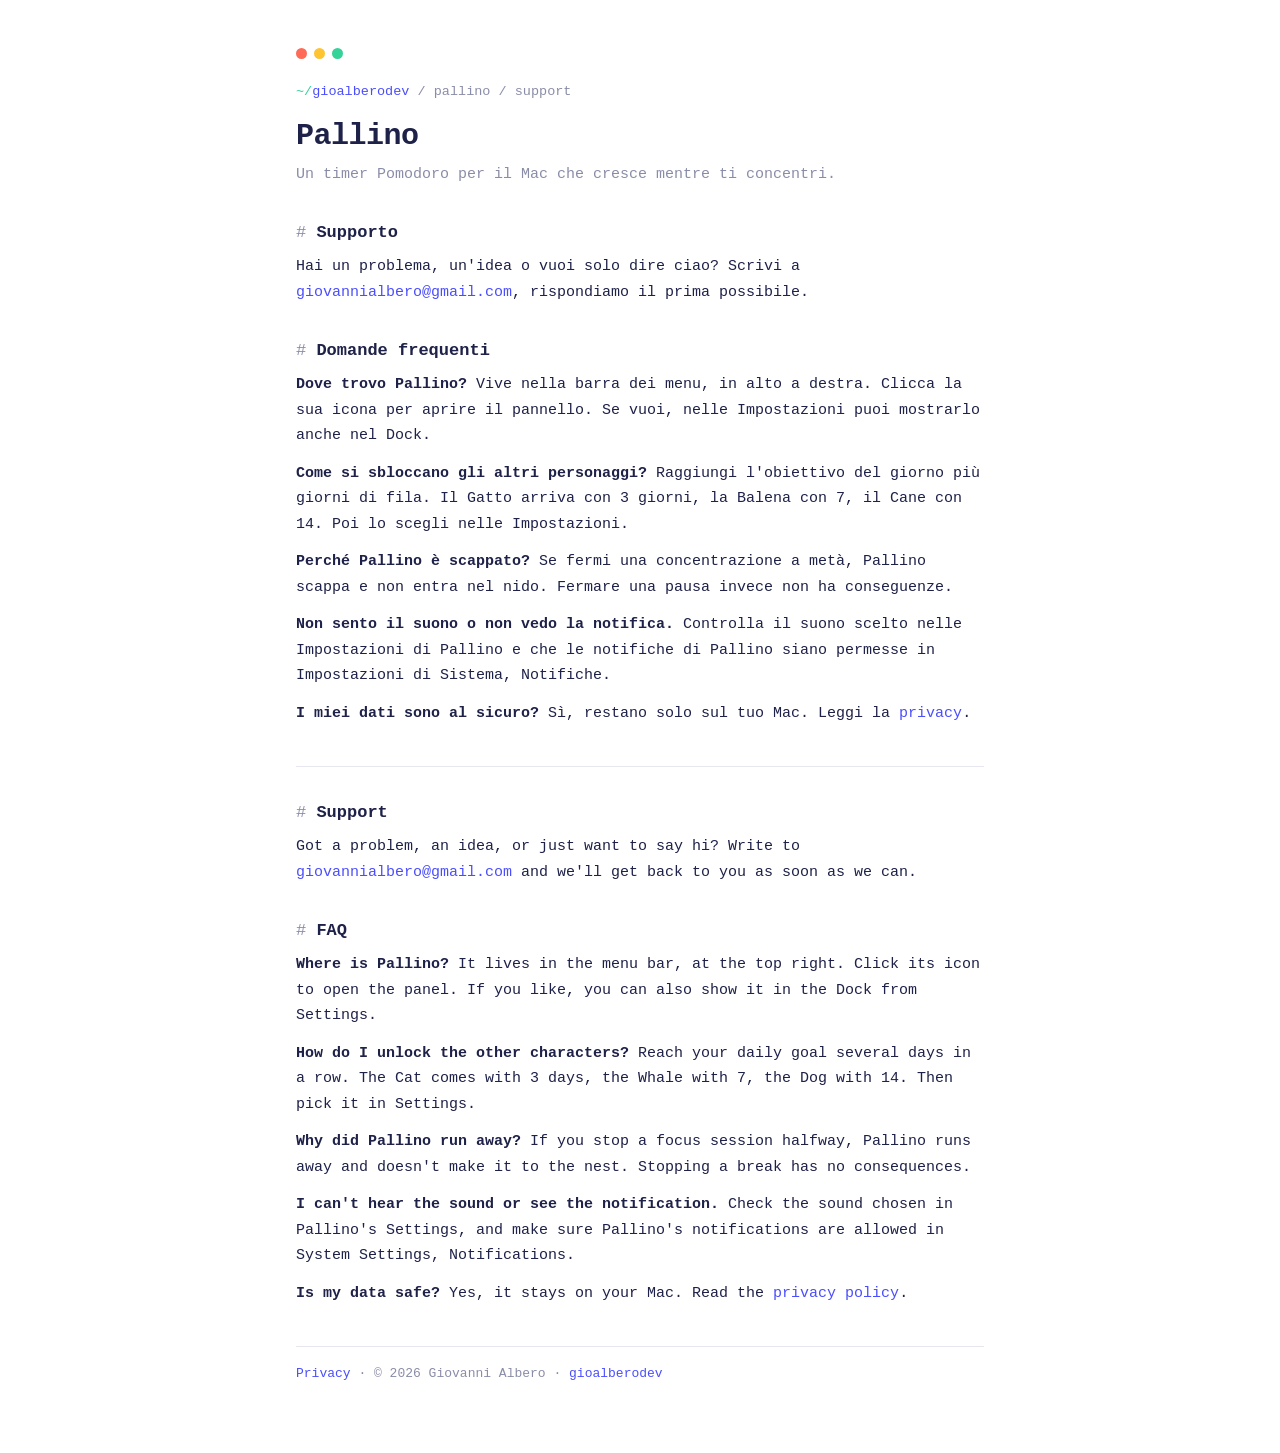
<file: index.html>
<!doctype html>
<html lang="it">
<head>
<meta charset="utf-8">
<meta name="viewport" content="width=device-width, initial-scale=1">
<title>Pallino, supporto</title>
<link rel="stylesheet" href="stile.css">
<link rel="icon" href="https://gio-alb.github.io/img/favicon.png">
</head>
<body>
<main>
  <p class="dots"><span></span><span></span><span></span></p>
  <p class="crumb"><a href="https://gio-alb.github.io/">gioalberodev</a> / pallino / support</p>
  <h1>Pallino</h1>
  <p class="lead">Un timer Pomodoro per il Mac che cresce mentre ti concentri.</p>

  <section lang="it">
    <h2>Supporto</h2>
    <p>Hai un problema, un'idea o vuoi solo dire ciao? Scrivi a <a href="mailto:giovannialbero@gmail.com">giovannialbero@gmail.com</a>, rispondiamo il prima possibile.</p>
    <h2>Domande frequenti</h2>
    <p><strong>Dove trovo Pallino?</strong> Vive nella barra dei menu, in alto a destra. Clicca la sua icona per aprire il pannello. Se vuoi, nelle Impostazioni puoi mostrarlo anche nel Dock.</p>
    <p><strong>Come si sbloccano gli altri personaggi?</strong> Raggiungi l'obiettivo del giorno più giorni di fila. Il Gatto arriva con 3 giorni, la Balena con 7, il Cane con 14. Poi lo scegli nelle Impostazioni.</p>
    <p><strong>Perché Pallino è scappato?</strong> Se fermi una concentrazione a metà, Pallino scappa e non entra nel nido. Fermare una pausa invece non ha conseguenze.</p>
    <p><strong>Non sento il suono o non vedo la notifica.</strong> Controlla il suono scelto nelle Impostazioni di Pallino e che le notifiche di Pallino siano permesse in Impostazioni di Sistema, Notifiche.</p>
    <p><strong>I miei dati sono al sicuro?</strong> Sì, restano solo sul tuo Mac. Leggi la <a href="privacy.html">privacy</a>.</p>
  </section>

  <hr>

  <section lang="en">
    <h2>Support</h2>
    <p>Got a problem, an idea, or just want to say hi? Write to <a href="mailto:giovannialbero@gmail.com">giovannialbero@gmail.com</a> and we'll get back to you as soon as we can.</p>
    <h2>FAQ</h2>
    <p><strong>Where is Pallino?</strong> It lives in the menu bar, at the top right. Click its icon to open the panel. If you like, you can also show it in the Dock from Settings.</p>
    <p><strong>How do I unlock the other characters?</strong> Reach your daily goal several days in a row. The Cat comes with 3 days, the Whale with 7, the Dog with 14. Then pick it in Settings.</p>
    <p><strong>Why did Pallino run away?</strong> If you stop a focus session halfway, Pallino runs away and doesn't make it to the nest. Stopping a break has no consequences.</p>
    <p><strong>I can't hear the sound or see the notification.</strong> Check the sound chosen in Pallino's Settings, and make sure Pallino's notifications are allowed in System Settings, Notifications.</p>
    <p><strong>Is my data safe?</strong> Yes, it stays on your Mac. Read the <a href="privacy.html">privacy policy</a>.</p>
  </section>

  <p class="foot"><a href="privacy.html">Privacy</a> · © 2026 Giovanni Albero · <a href="https://gio-alb.github.io/">gioalberodev</a></p>
</main>
</body>
</html>
</file>
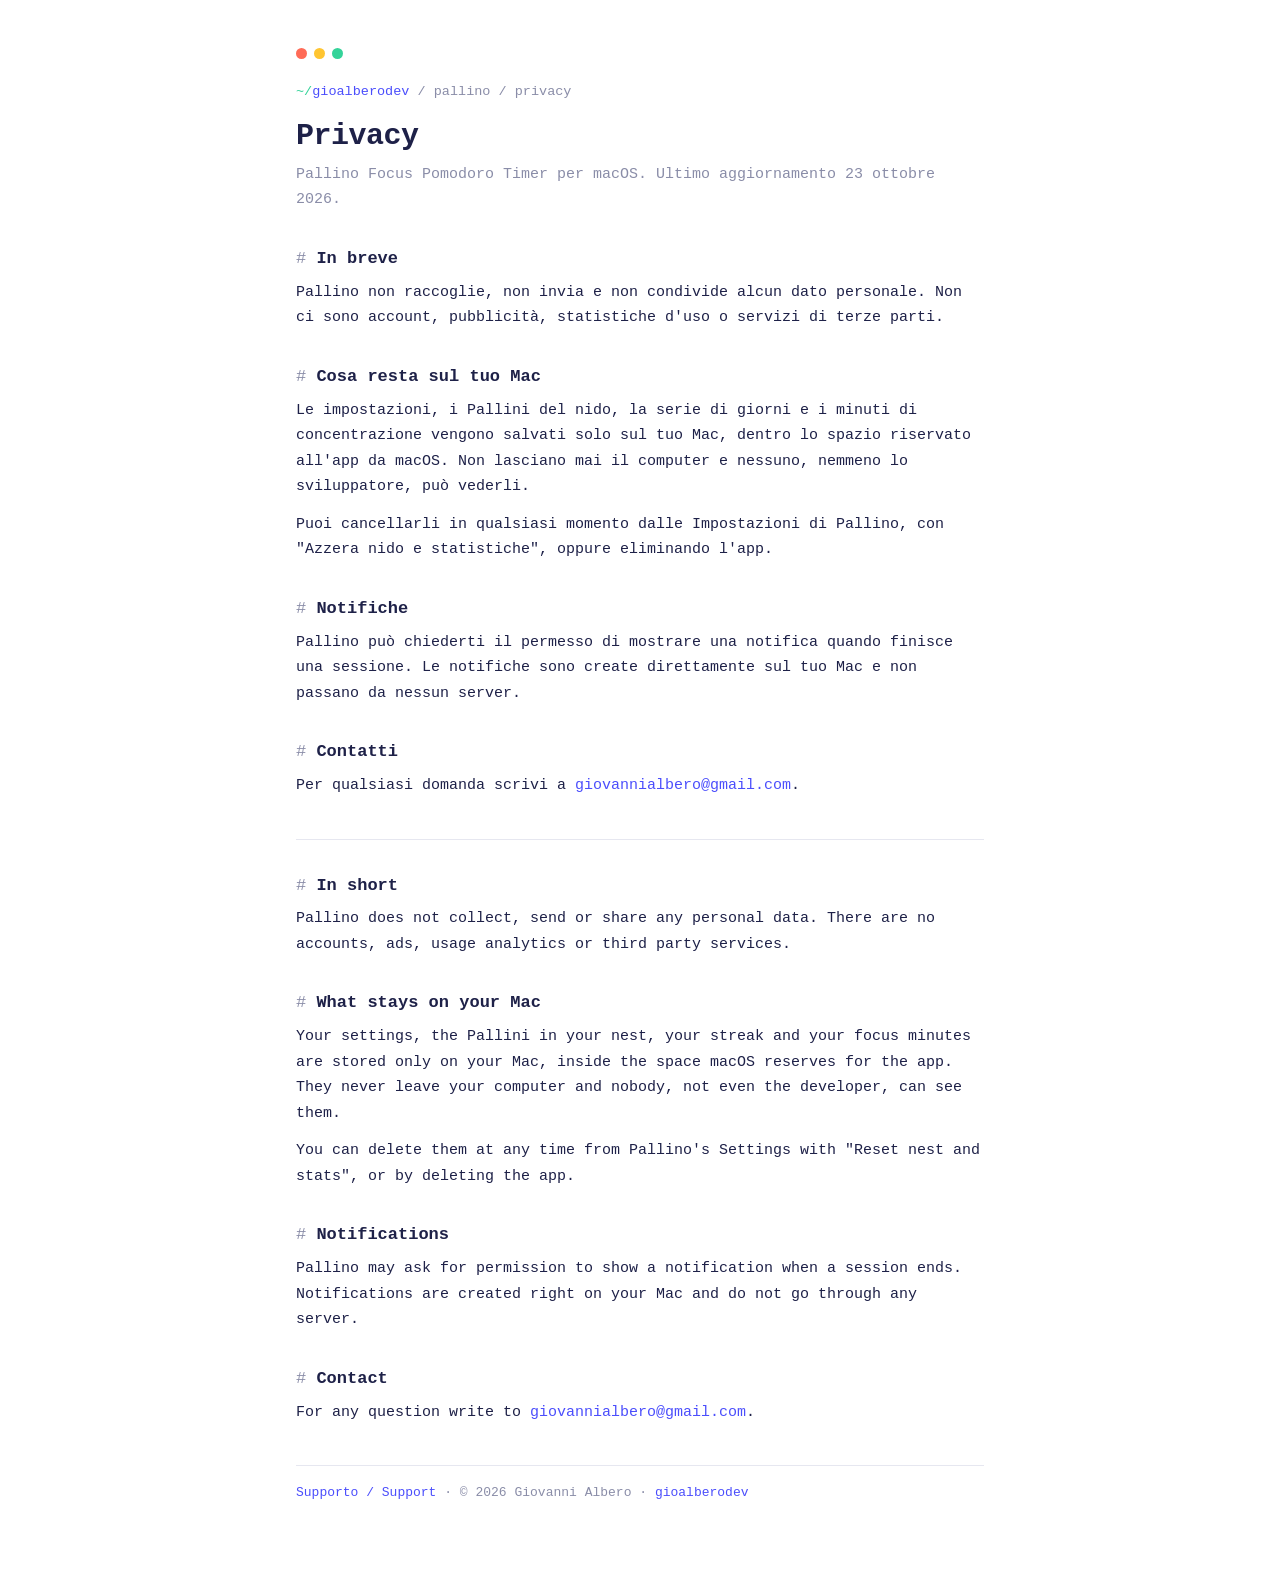
<file: privacy.html>
<!doctype html>
<html lang="it">
<head>
<meta charset="utf-8">
<meta name="viewport" content="width=device-width, initial-scale=1">
<title>Pallino, privacy</title>
<link rel="stylesheet" href="stile.css">
<link rel="icon" href="https://gio-alb.github.io/img/favicon.png">
</head>
<body>
<main>
  <p class="dots"><span></span><span></span><span></span></p>
  <p class="crumb"><a href="https://gio-alb.github.io/">gioalberodev</a> / pallino / privacy</p>
  <h1>Privacy</h1>
  <p class="lead">Pallino Focus Pomodoro Timer per macOS. Ultimo aggiornamento 23 ottobre 2026.</p>

  <section lang="it">
    <h2>In breve</h2>
    <p>Pallino non raccoglie, non invia e non condivide alcun dato personale. Non ci sono account, pubblicità, statistiche d'uso o servizi di terze parti.</p>
    <h2>Cosa resta sul tuo Mac</h2>
    <p>Le impostazioni, i Pallini del nido, la serie di giorni e i minuti di concentrazione vengono salvati solo sul tuo Mac, dentro lo spazio riservato all'app da macOS. Non lasciano mai il computer e nessuno, nemmeno lo sviluppatore, può vederli.</p>
    <p>Puoi cancellarli in qualsiasi momento dalle Impostazioni di Pallino, con "Azzera nido e statistiche", oppure eliminando l'app.</p>
    <h2>Notifiche</h2>
    <p>Pallino può chiederti il permesso di mostrare una notifica quando finisce una sessione. Le notifiche sono create direttamente sul tuo Mac e non passano da nessun server.</p>
    <h2>Contatti</h2>
    <p>Per qualsiasi domanda scrivi a <a href="mailto:giovannialbero@gmail.com">giovannialbero@gmail.com</a>.</p>
  </section>

  <hr>

  <section lang="en">
    <h2>In short</h2>
    <p>Pallino does not collect, send or share any personal data. There are no accounts, ads, usage analytics or third party services.</p>
    <h2>What stays on your Mac</h2>
    <p>Your settings, the Pallini in your nest, your streak and your focus minutes are stored only on your Mac, inside the space macOS reserves for the app. They never leave your computer and nobody, not even the developer, can see them.</p>
    <p>You can delete them at any time from Pallino's Settings with "Reset nest and stats", or by deleting the app.</p>
    <h2>Notifications</h2>
    <p>Pallino may ask for permission to show a notification when a session ends. Notifications are created right on your Mac and do not go through any server.</p>
    <h2>Contact</h2>
    <p>For any question write to <a href="mailto:giovannialbero@gmail.com">giovannialbero@gmail.com</a>.</p>
  </section>

  <p class="foot"><a href="index.html">Supporto / Support</a> · © 2026 Giovanni Albero · <a href="https://gio-alb.github.io/">gioalberodev</a></p>
</main>
</body>
</html>
</file>
<file: stile.css>
:root {
  --bg: #ffffff;
  --ink: #1E2148;
  --soft: #8A8DA8;
  --line: #E6E7F0;
  --primary: #4B4EFC;
  --mint: #34D399;
}
@media (prefers-color-scheme: dark) {
  :root {
    --bg: #0E0F1E;
    --ink: #E9EAF6;
    --soft: #8C8FAE;
    --line: #23253D;
    --primary: #8F91FF;
  }
}
* { box-sizing: border-box; }
html { -webkit-text-size-adjust: 100%; }
body {
  margin: 0;
  background: var(--bg);
  color: var(--ink);
  font: 15px/1.7 ui-monospace, "SF Mono", SFMono-Regular, Menlo, Consolas, monospace;
}
main { max-width: 720px; margin: 0 auto; padding: 48px 16px 56px; }
.dots { display: flex; gap: 7px; margin: 0 0 22px; }
.dots span { width: 11px; height: 11px; border-radius: 50%; display: block; }
.dots span:nth-child(1) { background: #FF6B57; }
.dots span:nth-child(2) { background: #FFC531; }
.dots span:nth-child(3) { background: #34D399; }
.crumb { color: var(--soft); font-size: 13.5px; margin: 0 0 14px; }
.crumb::before { content: "~/"; color: var(--mint); }
h1 { font-size: 30px; margin: 0; line-height: 1.2; letter-spacing: -0.5px; }
h2 { font-size: 17px; margin: 32px 0 6px; }
h2::before { content: "# "; color: var(--soft); font-weight: 400; }
.lead { color: var(--soft); margin: 8px 0 8px; }
p { margin: 0 0 12px; }
a { color: var(--primary); text-decoration: none; }
a:hover { text-decoration: underline; }
hr { border: 0; height: 1px; background: var(--line); margin: 40px 0 8px; }
.foot { color: var(--soft); font-size: 13px; margin-top: 40px; border-top: 1px solid var(--line); padding-top: 16px; }
</file>
